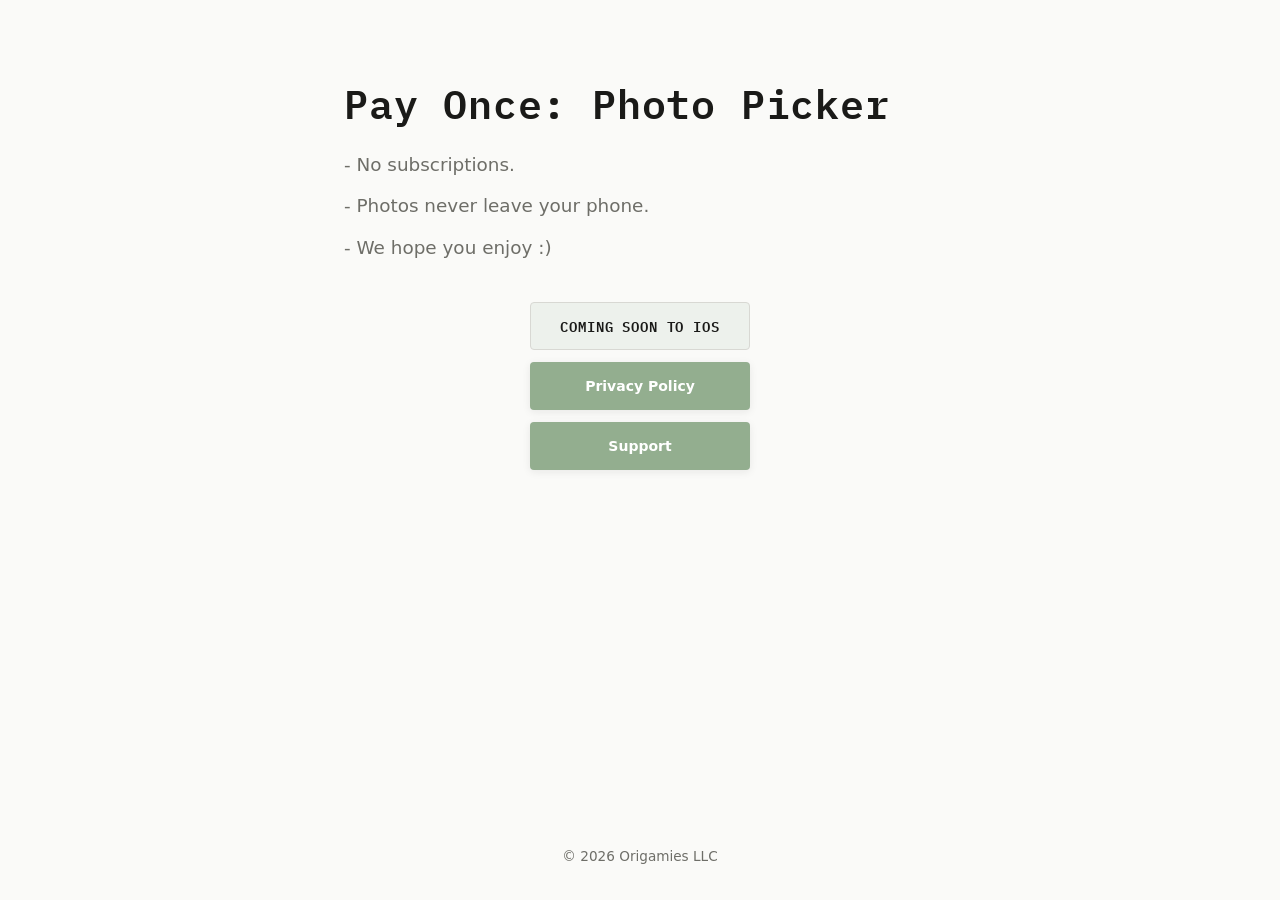
<file: index.html>
<!DOCTYPE html>
<html lang="en">
<head>
  <meta charset="UTF-8">
  <meta name="viewport" content="width=device-width, initial-scale=1.0">
  <title>Pay Once: Photo Picker</title>
  <meta name="description" content="Pay Once: Photo Picker. No subscriptions. Photos never leave your phone. Coming soon to iOS.">
  <link rel="preconnect" href="https://fonts.googleapis.com">
  <link rel="preconnect" href="https://fonts.gstatic.com" crossorigin>
  <link href="https://fonts.googleapis.com/css2?family=IBM+Plex+Mono:wght@400;500;600&display=swap" rel="stylesheet">
  <link rel="stylesheet" href="styles.css?v=7">
</head>
<body>

  <main>
    <section class="hero">
      <div class="container">
        <h1>Pay Once: Photo Picker</h1>
        <div class="lines">
          <p>- No subscriptions.</p>
          <p>- Photos never leave your phone.</p>
          <p>- We hope you enjoy :)</p>
        </div>
        <div class="stack">
          <span class="btn coming-soon">Coming soon to iOS</span>
          <a href="privacy.html" class="btn link-card">Privacy Policy</a>
          <a href="support.html" class="btn link-card">Support</a>
        </div>
      </div>
    </section>
  </main>

  <footer class="site-footer">
    <div class="container">
      &copy; 2026 Origamies LLC
    </div>
  </footer>

</body>
</html>
</file>
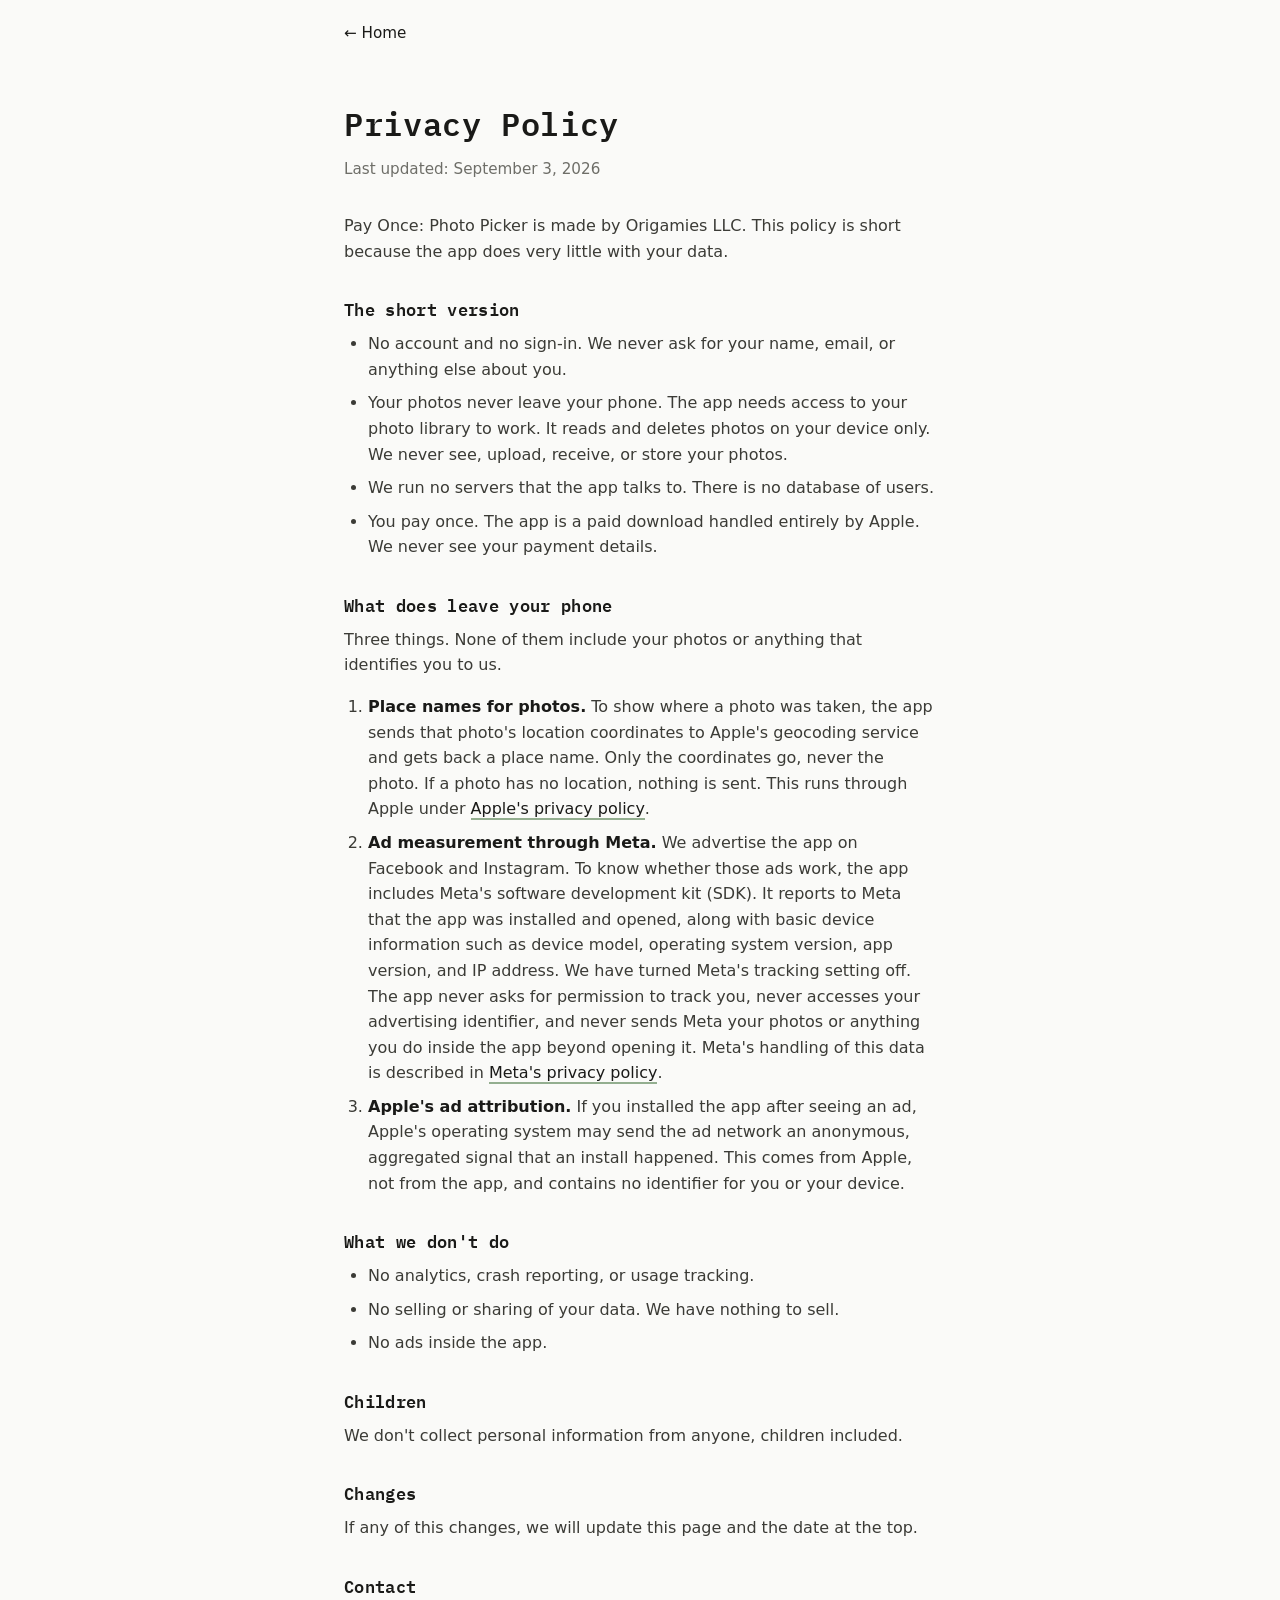
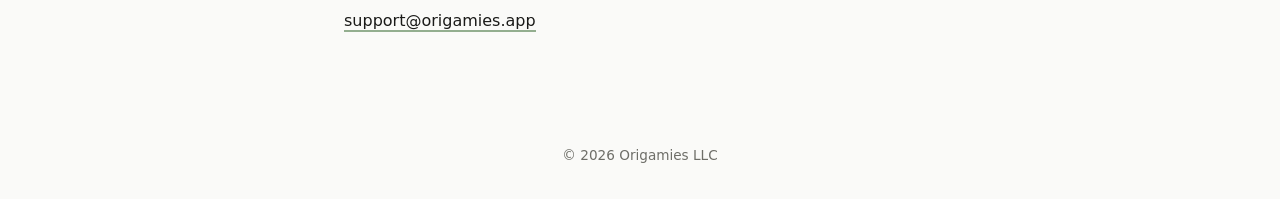
<file: privacy.html>
<!DOCTYPE html>
<html lang="en">
<head>
  <meta charset="UTF-8">
  <meta name="viewport" content="width=device-width, initial-scale=1.0">
  <title>Privacy Policy — Pay Once: Photo Picker</title>
  <meta name="description" content="Pay Once: Photo Picker privacy policy. No account, no personal information, photos never leave your phone.">
  <link rel="preconnect" href="https://fonts.googleapis.com">
  <link rel="preconnect" href="https://fonts.gstatic.com" crossorigin>
  <link href="https://fonts.googleapis.com/css2?family=IBM+Plex+Mono:wght@400;500;600&display=swap" rel="stylesheet">
  <link rel="stylesheet" href="styles.css?v=7">
</head>
<body>

  <header class="site-header">
    <div class="container">
      <a href="index.html" class="back-link">&larr; Home</a>
    </div>
  </header>

  <main class="page-content">
    <div class="container">
      <h1>Privacy Policy</h1>
      <p class="subtitle">Last updated: September 3, 2026</p>

      <p>Pay Once: Photo Picker is made by Origamies LLC. This policy is short because the app does very little with your data.</p>

      <h2>The short version</h2>
      <ul>
        <li>No account and no sign-in. We never ask for your name, email, or anything else about you.</li>
        <li>Your photos never leave your phone. The app needs access to your photo library to work. It reads and deletes photos on your device only. We never see, upload, receive, or store your photos.</li>
        <li>We run no servers that the app talks to. There is no database of users.</li>
        <li>You pay once. The app is a paid download handled entirely by Apple. We never see your payment details.</li>
      </ul>

      <h2>What does leave your phone</h2>
      <p>Three things. None of them include your photos or anything that identifies you to us.</p>
      <ol>
        <li><strong>Place names for photos.</strong> To show where a photo was taken, the app sends that photo's location coordinates to Apple's geocoding service and gets back a place name. Only the coordinates go, never the photo. If a photo has no location, nothing is sent. This runs through Apple under <a href="https://www.apple.com/legal/privacy/">Apple's privacy policy</a>.</li>
        <li><strong>Ad measurement through Meta.</strong> We advertise the app on Facebook and Instagram. To know whether those ads work, the app includes Meta's software development kit (SDK). It reports to Meta that the app was installed and opened, along with basic device information such as device model, operating system version, app version, and IP address. We have turned Meta's tracking setting off. The app never asks for permission to track you, never accesses your advertising identifier, and never sends Meta your photos or anything you do inside the app beyond opening it. Meta's handling of this data is described in <a href="https://www.facebook.com/privacy/policy/">Meta's privacy policy</a>.</li>
        <li><strong>Apple's ad attribution.</strong> If you installed the app after seeing an ad, Apple's operating system may send the ad network an anonymous, aggregated signal that an install happened. This comes from Apple, not from the app, and contains no identifier for you or your device.</li>
      </ol>

      <h2>What we don't do</h2>
      <ul>
        <li>No analytics, crash reporting, or usage tracking.</li>
        <li>No selling or sharing of your data. We have nothing to sell.</li>
        <li>No ads inside the app.</li>
      </ul>

      <h2>Children</h2>
      <p>We don't collect personal information from anyone, children included.</p>

      <h2>Changes</h2>
      <p>If any of this changes, we will update this page and the date at the top.</p>

      <h2>Contact</h2>
      <p><a href="mailto:support@origamies.app">support@origamies.app</a></p>
    </div>
  </main>

  <footer class="site-footer">
    <div class="container">
      &copy; 2026 Origamies LLC
    </div>
  </footer>

</body>
</html>
</file>
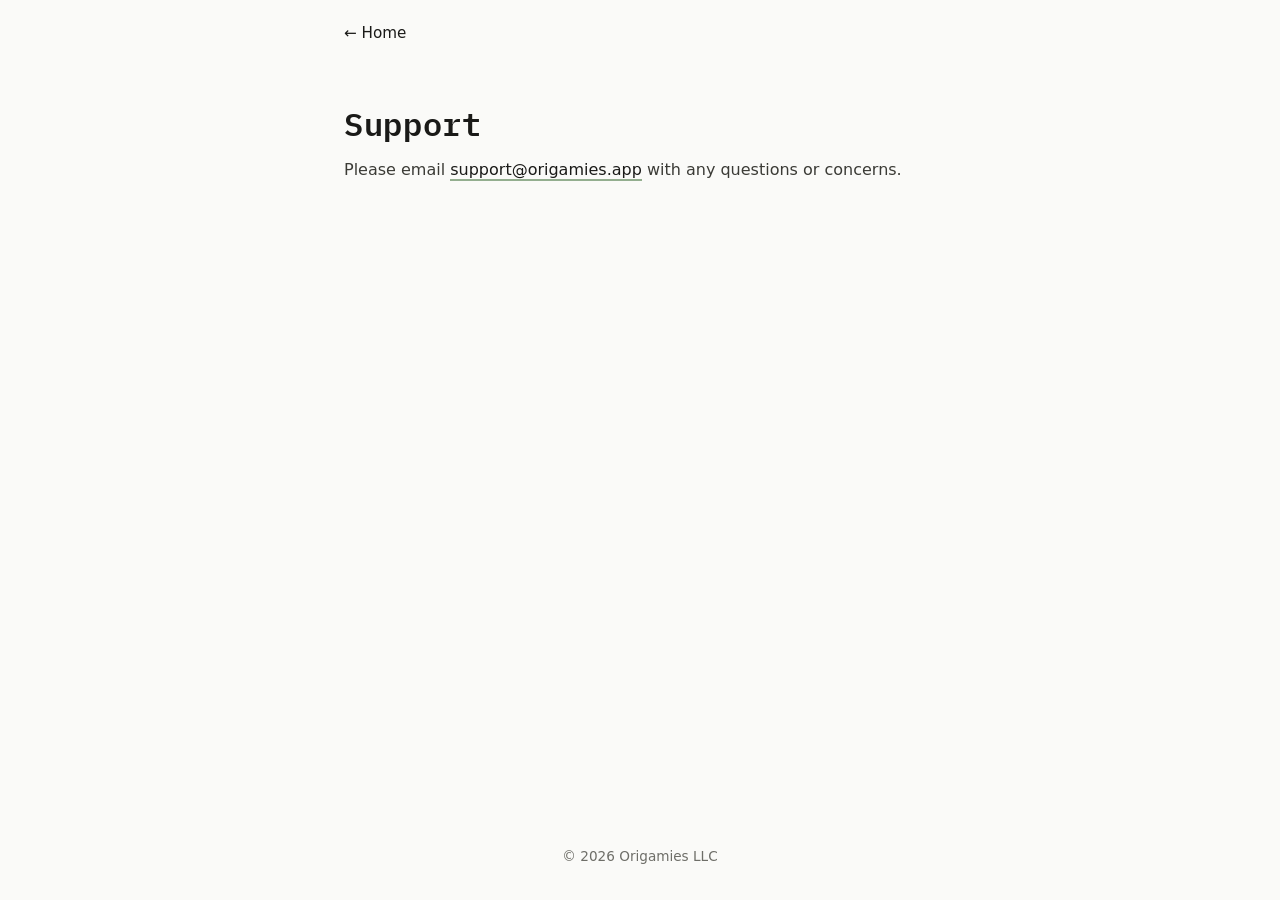
<file: support.html>
<!DOCTYPE html>
<html lang="en">
<head>
  <meta charset="UTF-8">
  <meta name="viewport" content="width=device-width, initial-scale=1.0">
  <title>Support — Pay Once: Photo Picker</title>
  <meta name="description" content="Support for Pay Once: Photo Picker. Email support@origamies.app with any questions or concerns.">
  <link rel="preconnect" href="https://fonts.googleapis.com">
  <link rel="preconnect" href="https://fonts.gstatic.com" crossorigin>
  <link href="https://fonts.googleapis.com/css2?family=IBM+Plex+Mono:wght@400;500;600&display=swap" rel="stylesheet">
  <link rel="stylesheet" href="styles.css?v=7">
</head>
<body>

  <header class="site-header">
    <div class="container">
      <a href="index.html" class="back-link">&larr; Home</a>
    </div>
  </header>

  <main class="page-content">
    <div class="container">
      <h1>Support</h1>
      <p>Please email <a href="mailto:support@origamies.app">support@origamies.app</a> with any questions or concerns.</p>
    </div>
  </main>

  <footer class="site-footer">
    <div class="container">
      &copy; 2026 Origamies LLC
    </div>
  </footer>

</body>
</html>
</file>
<file: styles.css>
/* ===== Reset & Base ===== */
*,
*::before,
*::after {
  margin: 0;
  padding: 0;
  box-sizing: border-box;
}

:root {
  --bg: #FAFAF8;          /* off-white — page background (matches app) */
  --surface: #F2F2EE;     /* soft surface */
  --sage: #93AE8F;        /* brand / buttons (matches app) */
  --sage-dark: #7E9A7A;   /* hover */
  --sage-pale: #EDF1EC;   /* pill background */
  --ink: #1A1A18;         /* headings / primary text */
  --ink-soft: #3B3B36;    /* body text */
  --muted: #6E6E68;       /* secondary text */
  --border: #D8D8D3;      /* subtle border */
  --mono: "IBM Plex Mono", ui-monospace, "SF Mono", Menlo, monospace; /* app font */
}

html {
  font-size: 16px;
}

body {
  font-family: -apple-system, BlinkMacSystemFont, "SF Pro Text", "SF Pro Display", system-ui, sans-serif;
  background-color: var(--bg);
  color: var(--ink-soft);
  line-height: 1.6;
  min-height: 100vh;
  display: flex;
  flex-direction: column;
  -webkit-font-smoothing: antialiased;
}

a {
  color: var(--ink);
  text-decoration: none;
}

img {
  max-width: 100%;
  height: auto;
}

/* ===== Layout ===== */
.container {
  max-width: 640px;
  margin: 0 auto;
  padding: 0 1.5rem;
  width: 100%;
}

main {
  flex: 1;
}

/* ===== Header (inner pages) ===== */
.site-header {
  padding: 1.25rem 0;
}

.back-link {
  font-size: 0.95rem;
  font-weight: 500;
  display: inline-flex;
  align-items: center;
  gap: 0.35rem;
  transition: opacity 0.2s;
}

.back-link:hover {
  opacity: 0.7;
}

/* ===== Hero ===== */
.hero {
  text-align: center;
  padding: 5rem 0 3rem;
}

.hero h1 {
  text-align: left;
  font-family: var(--mono);
  font-size: 2.5rem;
  font-weight: 600;
  letter-spacing: 0.02em;
  line-height: 1.15;
  margin-bottom: 1.5rem;
  color: var(--ink);
}

.hero .lines {
  text-align: left;
  margin-bottom: 2.5rem;
}

.hero .lines p {
  font-size: 1.15rem;
  color: var(--muted);
  margin-bottom: 0.75rem;
}

.hero .lines p:last-child {
  margin-bottom: 0;
}

/* ===== Button stack ===== */
.stack {
  display: flex;
  flex-direction: column;
  align-items: center;
  gap: 0.75rem;
}

.btn {
  display: inline-flex;
  align-items: center;
  justify-content: center;
  width: 220px;
  height: 48px;
  padding: 0 1rem;
  border-radius: 4px;
  font-size: 0.875rem;
  line-height: 1;
  white-space: nowrap;
}

.coming-soon {
  font-family: var(--mono);
  font-weight: 600;
  color: var(--ink);
  background: var(--sage-pale);
  border: 1.5px solid var(--border);
  letter-spacing: 0.06em;
  text-transform: uppercase;
}

.link-card {
  background: var(--sage);
  color: #fff;
  font-weight: 600;
  box-shadow: 0 2px 8px rgba(26, 26, 24, 0.08);
  transition: background 0.2s, box-shadow 0.2s, transform 0.15s;
}

.link-card:hover {
  background: var(--sage-dark);
  box-shadow: 0 6px 18px rgba(26, 26, 24, 0.14);
  transform: translateY(-2px);
}

/* ===== Content Pages ===== */
.page-content {
  padding: 2rem 0 4rem;
}

.page-content h1 {
  font-family: var(--mono);
  font-size: 2rem;
  font-weight: 600;
  letter-spacing: 0.02em;
  margin-bottom: 0.5rem;
  color: var(--ink);
}

.page-content .subtitle {
  color: var(--muted);
  font-size: 0.95rem;
  margin-bottom: 2rem;
}

.page-content h2 {
  font-family: var(--mono);
  font-size: 1.05rem;
  font-weight: 600;
  letter-spacing: 0.02em;
  margin-top: 2rem;
  margin-bottom: 0.5rem;
  color: var(--ink);
}

.page-content p,
.page-content ul,
.page-content ol {
  margin-bottom: 1rem;
  color: var(--ink-soft);
}

.page-content ul,
.page-content ol {
  padding-left: 1.5rem;
}

.page-content li {
  margin-bottom: 0.5rem;
}

.page-content strong {
  color: var(--ink);
}

.page-content a {
  color: var(--ink);
  font-weight: 500;
  border-bottom: 2px solid var(--sage);
  transition: border-color 0.2s;
}

.page-content a:hover {
  border-color: var(--sage-dark);
}

/* ===== Footer ===== */
.site-footer {
  padding: 2rem 0;
  text-align: center;
  font-size: 0.85rem;
  color: var(--muted);
}

/* ===== Mobile ===== */
@media (max-width: 480px) {
  .hero {
    padding: 3.5rem 0 2rem;
  }
  .hero h1 {
    font-size: 1.85rem;
  }
  .hero .lines p {
    font-size: 1.05rem;
  }
}
</file>
